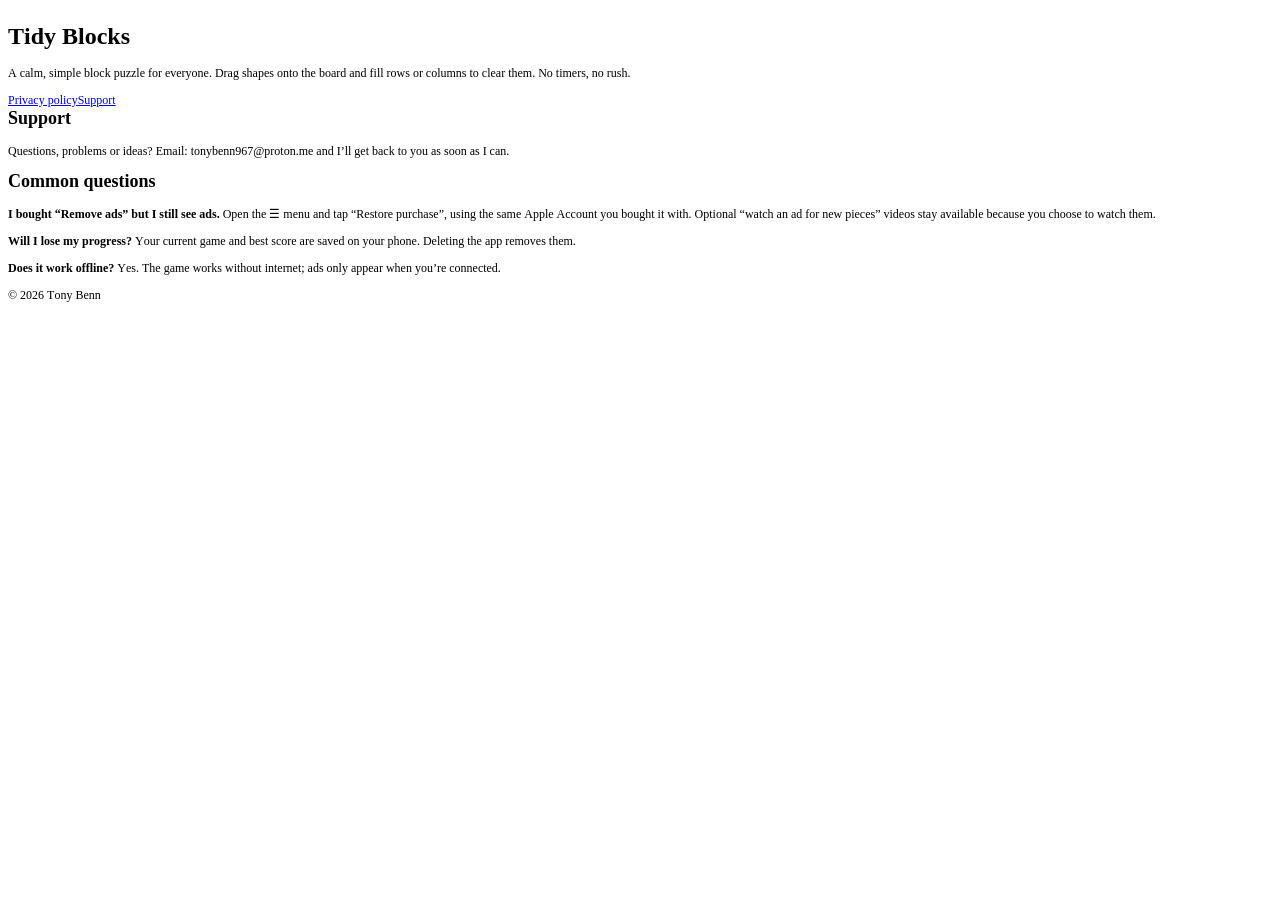
<file: index.html>
<!DOCTYPE html PUBLIC "-//W3C//DTD HTML 4.01//EN" "http://www.w3.org/TR/html4/strict.dtd">
<html>
<head>
  <meta http-equiv="Content-Type" content="text/html; charset=utf-8">
  <meta http-equiv="Content-Style-Type" content="text/css">
  <title></title>
  <meta name="Description" content="Tidy Blocks: a calm, simple block puzzle for everyone.">
  <meta name="Generator" content="Cocoa HTML Writer">
  <meta name="CocoaVersion" content="2775.2">
  <style type="text/css">
    p.p1 {margin: 0.0px 0.0px 0.0px 0.0px; font: 12.0px Times; -webkit-text-stroke: #000000; min-height: 14.0px}
    p.p3 {margin: 0.0px 0.0px 12.0px 0.0px; font: 12.0px Times; -webkit-text-stroke: #000000}
    p.p4 {margin: 0.0px 0.0px 0.0px 0.0px; font: 12.0px Times; color: #0000e9; -webkit-text-stroke: #0000e9}
    p.p6 {margin: 0.0px 0.0px 0.0px 0.0px; font: 12.0px Times; -webkit-text-stroke: #000000}
    span.s1 {font-kerning: none}
    span.s2 {text-decoration: underline ; font-kerning: none}
    span.s3 {font: 12.0px 'Apple Symbols'; font-kerning: none}
  </style>
</head>
<body>
<p class="p1"><span class="s1"></span><br></p>
<h1 style="margin: 0.0px 0.0px 16.1px 0.0px; font: 24.0px Times; -webkit-text-stroke: #000000"><span class="s1"><b>Tidy Blocks</b></span></h1>
<p class="p3"><span class="s1">A calm, simple block puzzle for everyone. Drag shapes onto the board and fill rows or columns to clear them. No timers, no rush.</span></p>
<p class="p4"><span class="s2"><a href="file:///Users/georgemackintosh/Downloads/site/privacy.html">Privacy policy</a>Support</span></p>
<h2 style="margin: 0.0px 0.0px 14.9px 0.0px; font: 18.0px Times; -webkit-text-stroke: #000000"><span class="s1"><b>Support</b></span></h2>
<p class="p3"><span class="s1">Questions, problems or ideas? Email: tonybenn967@proton.me and I’ll get back to you as soon as I can.</span></p>
<h2 style="margin: 0.0px 0.0px 14.9px 0.0px; font: 18.0px Times; -webkit-text-stroke: #000000"><span class="s1"><b>Common questions</b></span></h2>
<p class="p3"><span class="s1"><b>I bought “Remove ads” but I still see ads.</b> Open the </span><span class="s3">☰</span><span class="s1"> menu and tap “Restore purchase”, using the same Apple Account you bought it with. Optional “watch an ad for new pieces” videos stay available because you choose to watch them.</span></p>
<p class="p3"><span class="s1"><b>Will I lose my progress?</b> Your current game and best score are saved on your phone. Deleting the app removes them.</span></p>
<p class="p3"><span class="s1"><b>Does it work offline?</b> Yes. The game works without internet; ads only appear when you’re connected.</span></p>
<p class="p6"><span class="s1">© 2026 Tony Benn</span></p>
</body>
</html>
</file>
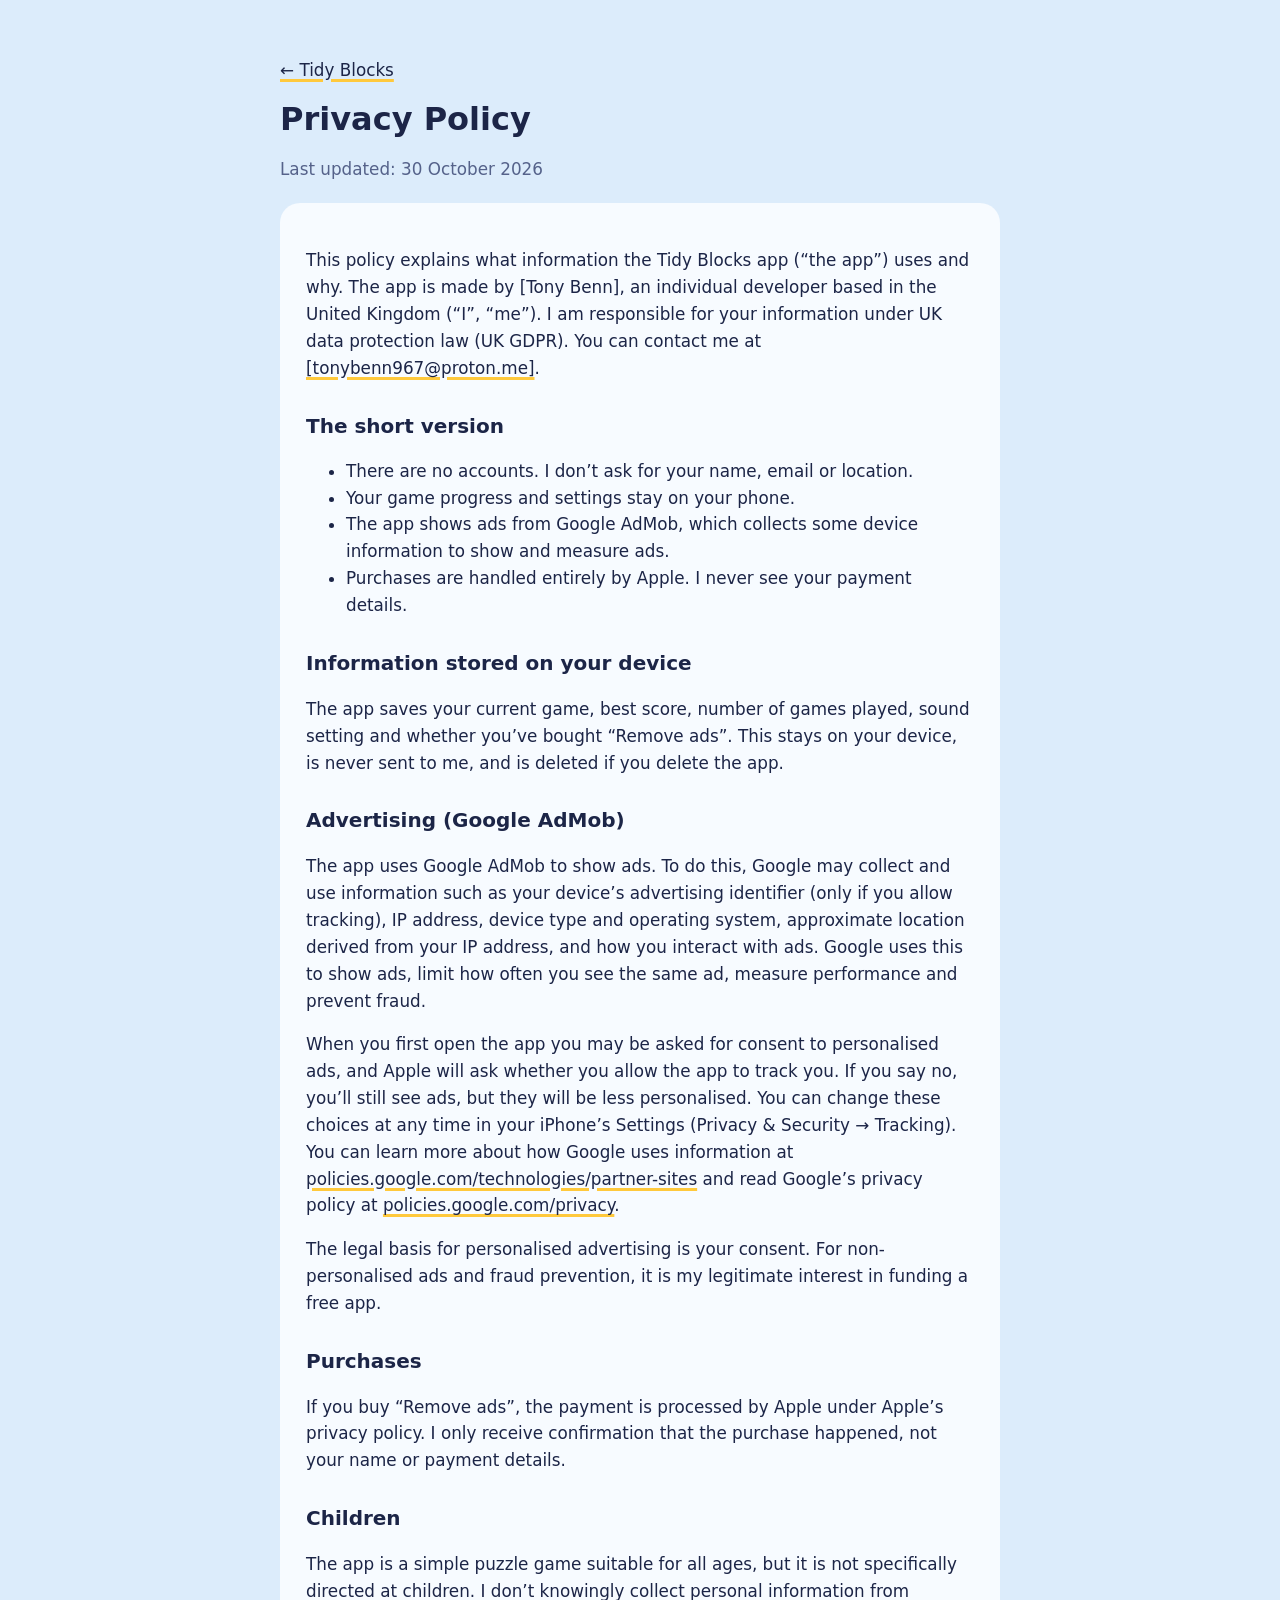
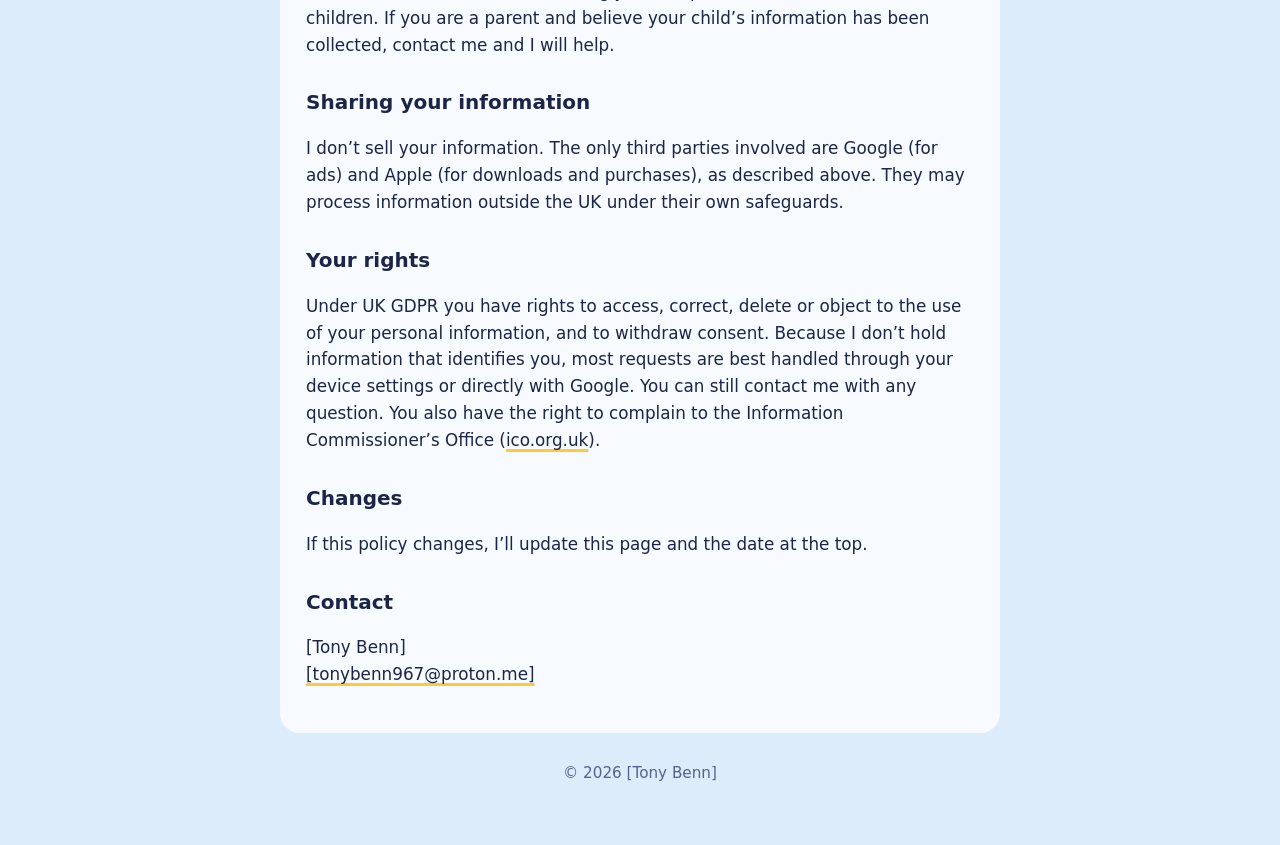
<file: privacy.html>
<!DOCTYPE html>
<html lang="en">
<head>
<meta charset="utf-8">
<meta name="viewport" content="width=device-width, initial-scale=1">
<title>Privacy Policy – Tidy Blocks</title>
<link rel="stylesheet" href="style.css">
</head>
<body>
<main>
  <p><a href="index.html">← Tidy Blocks</a></p>
  <h1>Privacy Policy</h1>
  <p class="muted">Last updated: 30 October 2026</p>

  <div class="card">
    <p>This policy explains what information the Tidy Blocks app (“the app”) uses and why. The app is made by [Tony Benn], an individual developer based in the United Kingdom (“I”, “me”). I am responsible for your information under UK data protection law (UK GDPR). You can contact me at <a href="mailto:[YOUR EMAIL]">[tonybenn967@proton.me]</a>.</p>

    <h2>The short version</h2>
    <ul>
      <li>There are no accounts. I don’t ask for your name, email or location.</li>
      <li>Your game progress and settings stay on your phone.</li>
      <li>The app shows ads from Google AdMob, which collects some device information to show and measure ads.</li>
      <li>Purchases are handled entirely by Apple. I never see your payment details.</li>
    </ul>

    <h2>Information stored on your device</h2>
    <p>The app saves your current game, best score, number of games played, sound setting and whether you’ve bought “Remove ads”. This stays on your device, is never sent to me, and is deleted if you delete the app.</p>

    <h2>Advertising (Google AdMob)</h2>
    <p>The app uses Google AdMob to show ads. To do this, Google may collect and use information such as your device’s advertising identifier (only if you allow tracking), IP address, device type and operating system, approximate location derived from your IP address, and how you interact with ads. Google uses this to show ads, limit how often you see the same ad, measure performance and prevent fraud.</p>
    <p>When you first open the app you may be asked for consent to personalised ads, and Apple will ask whether you allow the app to track you. If you say no, you’ll still see ads, but they will be less personalised. You can change these choices at any time in your iPhone’s Settings (Privacy &amp; Security → Tracking). You can learn more about how Google uses information at <a href="https://policies.google.com/technologies/partner-sites" rel="noopener">policies.google.com/technologies/partner-sites</a> and read Google’s privacy policy at <a href="https://policies.google.com/privacy" rel="noopener">policies.google.com/privacy</a>.</p>
    <p>The legal basis for personalised advertising is your consent. For non-personalised ads and fraud prevention, it is my legitimate interest in funding a free app.</p>

    <h2>Purchases</h2>
    <p>If you buy “Remove ads”, the payment is processed by Apple under Apple’s privacy policy. I only receive confirmation that the purchase happened, not your name or payment details.</p>

    <h2>Children</h2>
    <p>The app is a simple puzzle game suitable for all ages, but it is not specifically directed at children. I don’t knowingly collect personal information from children. If you are a parent and believe your child’s information has been collected, contact me and I will help.</p>

    <h2>Sharing your information</h2>
    <p>I don’t sell your information. The only third parties involved are Google (for ads) and Apple (for downloads and purchases), as described above. They may process information outside the UK under their own safeguards.</p>

    <h2>Your rights</h2>
    <p>Under UK GDPR you have rights to access, correct, delete or object to the use of your personal information, and to withdraw consent. Because I don’t hold information that identifies you, most requests are best handled through your device settings or directly with Google. You can still contact me with any question. You also have the right to complain to the Information Commissioner’s Office (<a href="https://ico.org.uk" rel="noopener">ico.org.uk</a>).</p>

    <h2>Changes</h2>
    <p>If this policy changes, I’ll update this page and the date at the top.</p>

    <h2>Contact</h2>
    <p>[Tony Benn]<br><a href="mailto:[tonybenn967@proton.me]">[tonybenn967@proton.me]</a></p>
  </div>
  <footer>© 2026 [Tony Benn]</footer>
</main>
</body>
</html>
</file>
<file: style.css>
:root{--bg:#dcecfb;--surface:#f7fbff;--ink:#1c2547;--muted:#55628a;--accent:#ffc93c;--line:#c5d6ee;color-scheme:light}
@media (prefers-color-scheme:dark){:root{--bg:#121a33;--surface:#1d2748;--ink:#eef3ff;--muted:#a3b0d6;--line:#2e3b66;color-scheme:dark}}
body{margin:0;background:var(--bg);color:var(--ink);font-family:ui-rounded,"SF Pro Rounded","Trebuchet MS",system-ui,sans-serif;line-height:1.6}
main{max-width:720px;margin:0 auto;padding:40px 20px 60px}
.card{background:var(--surface);border-radius:20px;padding:28px 26px;margin-top:20px}
h1{font-size:2rem;margin:0 0 4px;line-height:1.2}
h2{font-size:1.25rem;margin:28px 0 6px}
p,li{font-size:1.05rem}
.muted{color:var(--muted)}
a{color:inherit;text-decoration-color:var(--accent);text-decoration-thickness:3px;text-underline-offset:3px}
nav{display:flex;gap:18px;flex-wrap:wrap;margin-top:14px}
.logo{display:grid;grid-template-columns:repeat(3,22px);gap:4px;margin-bottom:16px}
.logo span{width:22px;height:22px;border-radius:6px}
footer{margin-top:28px;font-size:.95rem;color:var(--muted);text-align:center}
</file>
